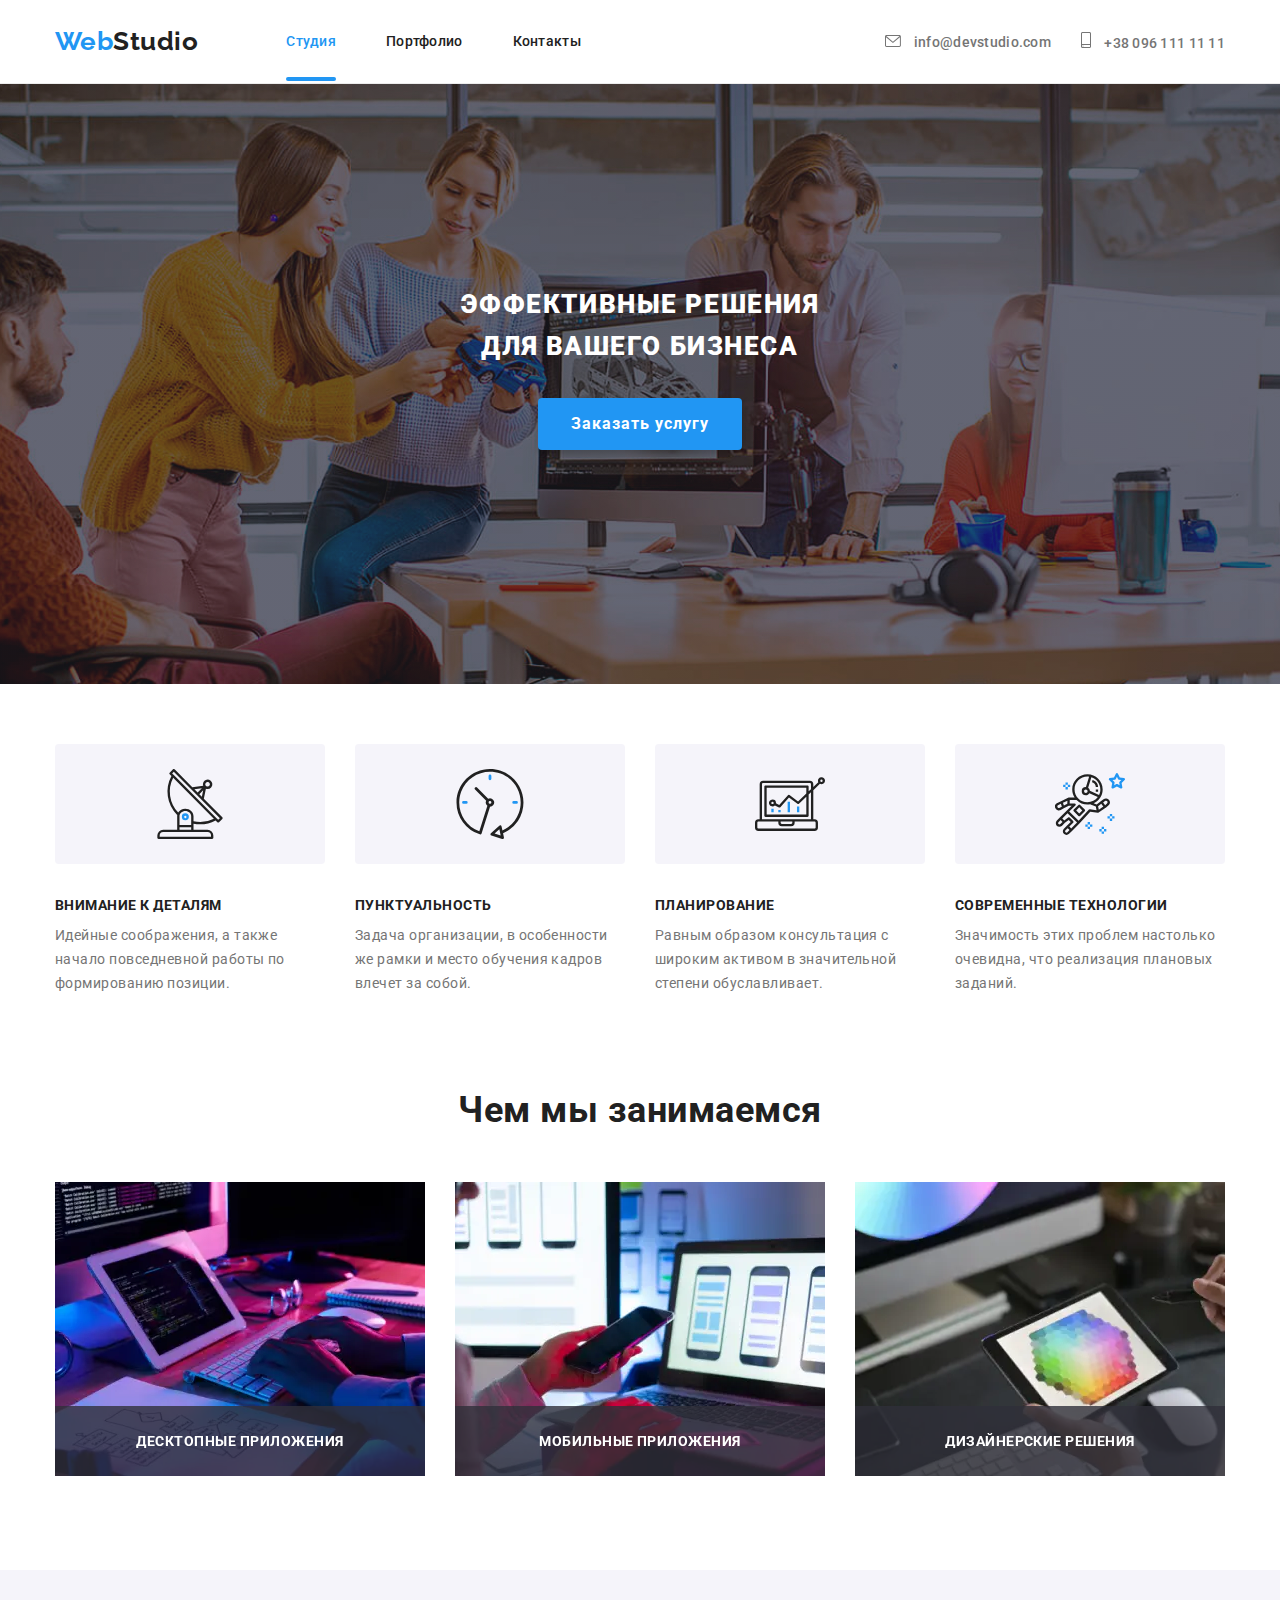
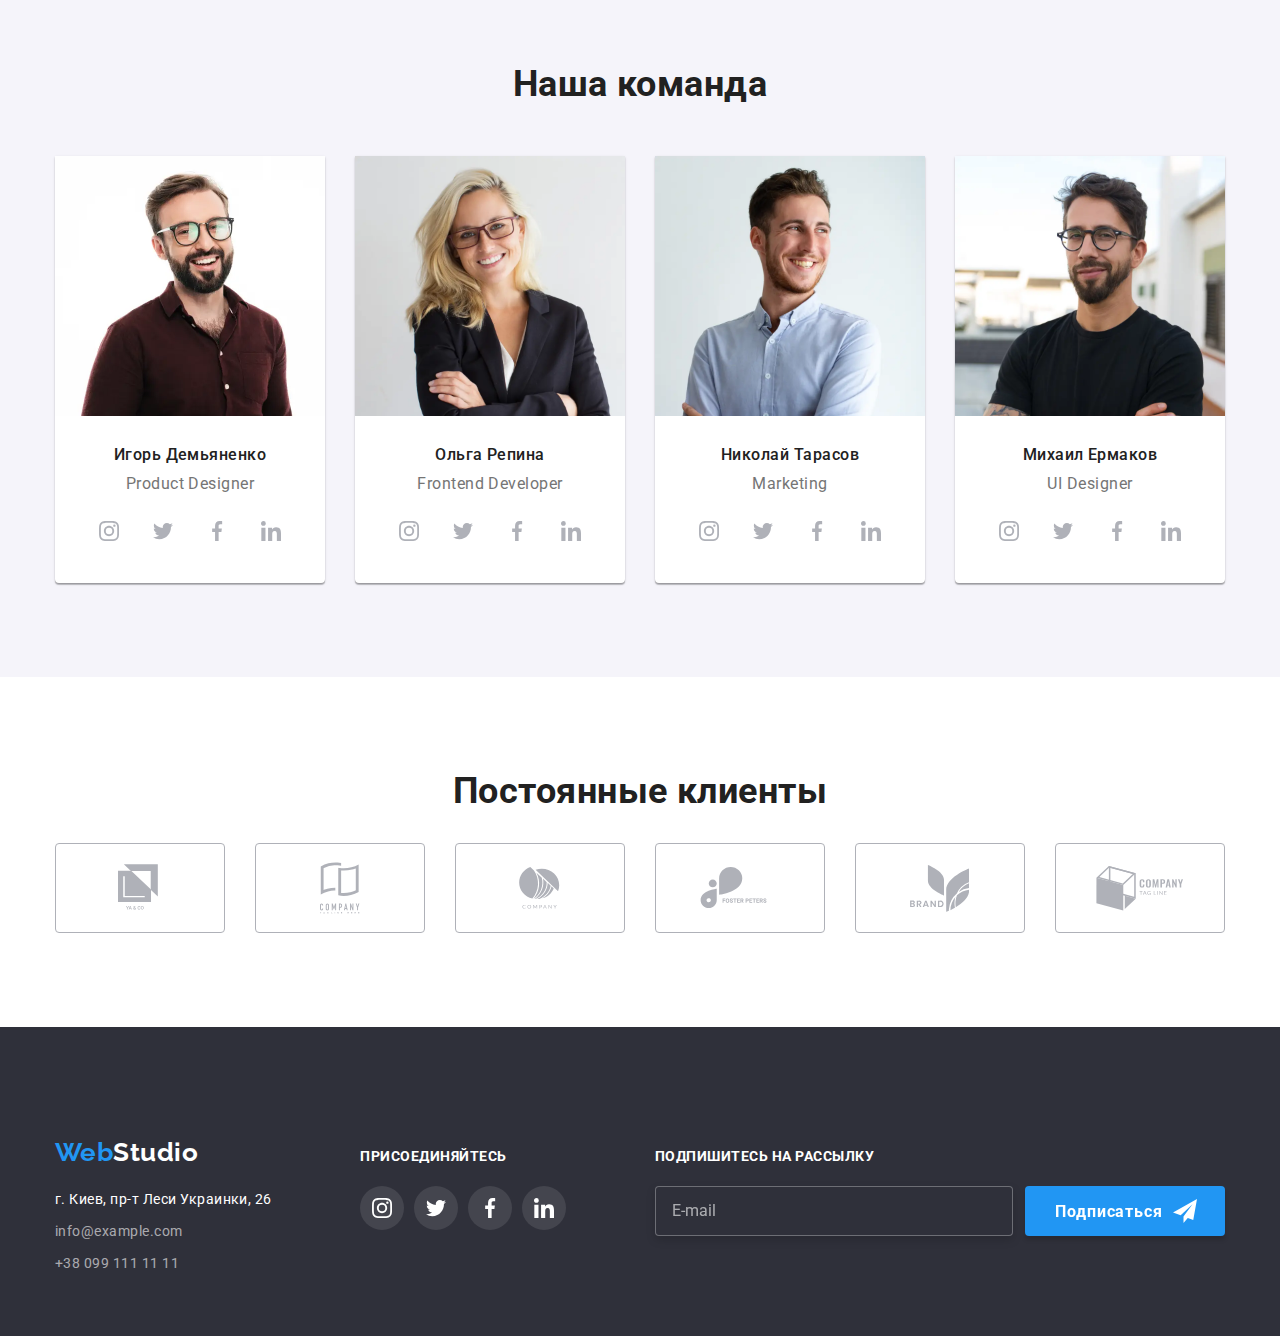
<file: index.html>
<!DOCTYPE html>
<html lang="ru">
<head>
    <meta charset="UTF-8">
    <meta name="viewport" content="width=device-width, initial-scale=1.0">
    <title> Главная | Web Studio</title>
    <link rel="preconnect" href="https://fonts.gstatic.com">
    <link href="https://fonts.googleapis.com/css2?family=Raleway:wght@700&family=Roboto:wght@400;500;700;900&display=swap" rel="stylesheet">
    <link rel="stylesheet" href="https://cdnjs.cloudflare.com/ajax/libs/modern-normalize/1.0.0/modern-normalize.min.css">
    <link rel="stylesheet" href="./css/main.min.css">    
</head>


<body>

    <header class="header">
      <div class="container">
        <nav class="navigation">
           <a class="logo link"
             href="./index.html">  
             <span class="logo-element">Web</span>Studio
          </a>
   
          <ul class="navigation-list list">
             <li class="navigation-list-item">
               <a class="navigation-list-link link curent" href="./index.html" >
                  Студия
               </a> 
             </li>
      
             <li class="navigation-list-item">
               <a class="navigation-list-link link" href="./portfolio.html" >
                 Портфолио
               </a>
            </li>
   
            <li class="navigation-list-item">
               <a class="navigation-list-link link" href="" >
                  Контакты
               </a>
             </li>
          </ul>
        </nav>

        <ul class="contacts-list list">
           <li class="contacts-list-item">
               <a class="link" 
               href="mailto:info@devstudio.com"> 
               <svg class="contacts-icon" width="16" height="12">
                 <use href="./img/sprite.svg#icon-envelope"></use>
               </svg>
               info@devstudio.com   
             </a>

           </li>   
           <li class="contacts-list-item">
               <a class="link" 
                 href="tel:+380961111111">
                 <svg class="contacts-icon" width="10" height="16">
                   <use href="./img/sprite.svg#icon-smartphone"></use>
                 </svg>
                 +38 096 111 11 11
              </a>
           </li>
        </ul>

        <button class="burger-btn" type="button" data-menu-button>
          <svg class="burger-icon" width="40" height="40">
            <use href="./img/sprite.svg#icon-menu_40"> </use>
          </svg>
        </button>

        <div class="mobile-menu" data-menu>
          <button class="mobile-close-btn" type="button" data-menu-close>
            <svg class="mobile-close-btn-icon" width="40" height="40">
              <use href="./img/sprite.svg#icon-close_40"> </use>
            </svg>
          </button>
  
          <ul class="mobile-menu-nav list">
            <li class="mobile-menu-nav-item">
              <a href="./index.html" class="mobile-menu-nav-link link curent">
                Студия
              </a>
            </li>
            <li class="mobile-menu-nav-item">
              <a href="./portfolio.html" class="mobile-menu-nav-link link">
                Портфолио
              </a>
            </li>
            <li class="mobile-menu-nav-item">
              <a href="" class="mobile-menu-nav-link link">
                Контакты
              </a>
            </li>
          </ul>
           
        <div class="contacts-wrapper">
          <ul class="mobile-menu-contacts list">
            <li class="mobile-menu-contacts-item">
              <a class="mobile-menu-contacts-tel link" href="tel:+380961111111">+38 096 111 11 11 </a>
            </li>
              
            <li class="mobile-menu-contacts-item">
              <a class="mobile-menu-contacts-mail link" href="mailto:info@devstudio.com">info@devstudio.com </a>
            </li>
          </ul>
  
          <ul class="mobile-menu-social-list list"> 
            <li class="mobile-menu-social-list-item">
              <a class="link" href="">Instagram</a>
            </li>
            <li class="mobile-menu-social-list-item">
              <a class="link" href="">Twitter</a>
            </li>
            <li class="mobile-menu-social-list-item">
              <a class="link" href="">Facebook</a>
            </li>
            <li class="mobile-menu-social-list-item">
              <a class="link" href="">LinkedIn</a>
            </li>
          </ul>
        </div>  
        </div>
      </div> 
    </header>
  
   <main>
                <!--HERO-->
  
       <section class="hero background">
         <div class="container">
           <h1 class="hero-title" >Эффективные решения <br> для вашего бизнеса</h1>
           <button class="button first" type="button" data-modal-open>Заказать услугу</button>
        </div>

         <!-- MODAL  -->
    <div class="backdrop is-hidden" data-modal> 
      <div class="modal"> 
        <button class="modal-close" data-modal-close>
        <svg width="18px" height="18px">
          <use href="./img/sprite.svg#icon-close-black-18dp"></use>
        </svg>
        </button>

        <!-- MODAL FORM -->
        
        <b class="modal-title">Оставьте свои данные, мы вам перезвоним</b>
        
        <form class="modal-form" action="#">

        <label class="modal-form-label">Имя
          <span class="form-thumb">
            <input name="name" type="text" class="modal-form-input" placeholder="" required>
            <svg class="name-icon" width="18" height="18  ">
                <use href="./img/sprite.svg#icon-person-black-18dp-1"></use>
            </svg>        
          </span>
        </label>

        <label class="modal-form-label"> 
           Телефон
          <span class="form-thumb">
            <input name="phone" type="tel" class="modal-form-input">
            <svg class="name-icon" width="18" height="18  ">
              <use href="./img/sprite.svg#icon-phone-black-18dp-1"></use>
            </svg>        
         </span>
        </label>

        <label class="modal-form-label"> 
           Почта
         <span class="form-thumb">  
          <input name="email" type="email" class="modal-form-input">
          <svg class="name-icon" width="18" height="18  ">
            <use href="./img/sprite.svg#icon-email-black-18dp-1"></use>
          </svg> 
        </span>
       </label>

        <label class="modal-form-label">
          Комментарий
          <textarea class="message modal-form-input" placeholder="Введите текст" name="message"  ></textarea>
        </label>

          <input id="policy" class="checkbox-input visualy-hidden"
           name="agreement" type="checkbox">
          <label for="policy" class="modal-form-checkbox"> 

          
          <span class="modal-form-checkbox-text"> Соглашаюсь с рассылкой и принимаю </span>  
          <a href="">Условия договора </a>      
        
         </label> 

        <button class="button first" type="submit">Отправить</button>
        </form>
      </div>
    </div>
  </section>


<section class="softskills">
<div class="container">
  <h2 class="visualy-hidden"> мы гарантируем </h2> 
  <ul class="softskills-list list">
      <li class="softskills-item antenna">
        <h3 class="softskills-title">Внимание к деталям</h3>
        <p class="softskills-text">Идейные соображения, а также начало повседневной работы по формированию позиции.</p>
      </li>
  

      <li class="softskills-item clock">
        <h3 class="softskills-title">Пунктуальность</h3>
        <p class="softskills-text">Задача организации, в особенности же рамки и место обучения кадров влечет за собой.</p>
     </li>

  
     <li class="softskills-item diagram">
        <h3 class="softskills-title">Планирование</h3>
        <p class="softskills-text">Равным образом консультация с широким активом в значительной степени обуславливает.</p>
    </li>

    <li class="softskills-item astronaut">
       <h3 class="softskills-title">Современные технологии</h3>
       <p class="softskills-text">Значимость этих проблем настолько очевидна, что реализация плановых заданий.</p>
   </li>
 </ul>
</div>
</section>
 
           <!-- ABOUT -->
<section class="activity-container">
  <div class="container">
      <h2 class="title">Чем мы занимаемся</h2>

      <ul class="activity-container-list list">
          <li class="activity-container-item">
            <picture>
              <source srcset="./img/about/about1.webp 1x, ./img/about/about1@2x.webp 2x" media="(min-width: 1200px)" type="image/webp">  
              <source srcset="./img/about/about1.jpg 1x, ./img/about/about1@2x.jpg 2x" media="(min-width: 1200px)"> 
              <img src="./img/about/about1.jpg" alt="Десктопные приложения">
            </picture>             
             <p class="activity-container-text">Десктопные приложения</p>
          </li>

         <li class="activity-container-item">
          <picture>
            <source srcset="./img/about/about2.webp 1x, ./img/about/about2@2x.webp 2x" media="(min-width: 1200px)" type="image/webp">  
            <source srcset="./img/about/about2.jpg 1x, ./img/about/about2@2x.jpg 2x" media="(min-width: 1200px)"> 
            <img src="./img/about/about2.jpg" alt="Мобильные приложения">
          </picture>
             <p class="activity-container-text">Мобильные приложения</p>
         </li>

         <li class="activity-container-item">
          <picture>
            <source srcset="./img/about/about3.webp 1x, ./img/about/about3@2x.webp 2x" media="(min-width: 1200px)" type="image/webp">  
            <source srcset="./img/about/about3.jpg 1x, ./img/about/about3@2x.jpg 2x" media="(min-width: 1200px)"> 
            <img src="./img/about/about3.jpg" alt="Дизайнерские решения">
          </picture> 
             <p class="activity-container-text">Дизайнерские решения</p>
         </li>
      </ul>
  </div>
 </section>

                <!--TEAM LIST-->
 <section class="team">
  <div class="container">
      <h2 class="title"> Наша команда </h2>
      <ul class="team-img-list list">
         <li class="team-item"> 

          <picture>
              <source srcset="./img/igor-desktop.webp 1x, ./img/igor-desktop@2x.webp 2x" media="(min-width: 1200px)" type="image/webp">  
              <source srcset="./img/igor-desktop.jpg 1x, ./img/igor-desktop@2x.jpg 2x" media="(min-width: 1200px)">  
              <source srcset="./img/igor-tablet.webp 1x, ./img/igor-tablet@2x.webp 2x" media="(min-width: 768px)" type="image/webp"> 
              <source srcset="./img/igor-tablet.jpg 1x, ./img/igor-tablet@2x.jpg 2x" media="(min-width: 768px)">
              <source srcset="./img/igor.webp 1x, ./img/igor@2x.webp 2x" media="(min-width: 480px)" type="image/webp"> 
              <source srcset="./img/igor.jpg 1x, ./img/igor@2x.jpg 2x" media="(min-width: 480px)">           
          <img class="team-img" src="./img/igor.jpg" alt="Product Designer">
         </picture>

           <div class="team-text">
             <h3 class="team-members">Игорь Демьяненко</h3>
             <p class="specialty">Product Designer</p>

             <ul class="social-links list">
               <li class="social-links-item">
                 <a href="" class="item-link">
                   <svg class="social-links-icon" width="20px" height="20px">
                     <use href="./img/sprite.svg#icon-instagram"> </use>
                   </svg>
                 </a>
               </li>

               <li class="social-links-item">
                 <a href="" class="item-link"> 
                   <svg class="social-links-icon" width="20px" height="20px">
                     <use href="./img/sprite.svg#icon-twitter"> </use>
                   </svg>
                 </a>
               </li>
               <li class="social-links-item">
                 <a href="" class="item-link">
                   <svg class="social-links-icon" width="20px" height="20px">
                     <use href="./img/sprite.svg#icon-fb"> </use>
                   </svg>
                 </a>
               </li>

               <li class="social-links-item">
                 <a href="" class="item-link">
                   <svg class="social-links-icon" width="20px" height="20px">
                     <use href="./img/sprite.svg#icon-in"> </use>
                   </svg>
                 </a>
               </li> 
             </ul>
           </div>
        </li>

        <li class="team-item"> 
          
          <picture>
            <source srcset="./img/olga-desktop.webp 1x, ./img/olga-desktop@2x.webp 2x" media="(min-width: 1200px)" type="image/webp">  
            <source srcset="./img/olga-desktop.jpg 1x, ./img/olga-desktop@2x.jpg 2x" media="(min-width: 1200px)">  
            <source srcset="./img/olga-tablet.webp 1x, ./img/olga-tablet@2x.webp 2x" media="(min-width: 768px)" type="image/webp"> 
            <source srcset="./img/olga-tablet.jpg 1x, ./img/olga-tablet@2x.jpg 2x" media="(min-width: 768px)">
            <source srcset="./img/olga.webp 1x, ./img/olga@2x.webp 2x" media="(min-width: 480px)" type="image/webp"> 
            <source srcset="./img/olga.jpg 1x, ./img/olga@2x.jpg 2x" media="(min-width: 480px)">           
        <img class="team-img" src="./img/olga.jpg" alt="Product Designer">
       </picture>

           <div class="team-text">
             <h3 class="team-members">Ольга Репина </h3>
             <p class="specialty">Frontend Developer</p>
             
             <ul class="social-links list">
               <li class="social-links-item">
                 <a href="" class="item-link">
                 <svg class="social-links-icon" width="20px" height="20px">
                   <use href="./img/sprite.svg#icon-instagram"> </use>
                 </svg>
                </a>
               </li>

               <li class="social-links-item">
                 <a href="" class="item-link"> 
                   <svg class="social-links-icon" width="20px" height="20px">
                   <use href="./img/sprite.svg#icon-twitter"> </use>
                   </svg>
                 </a>
               </li>

               <li class="social-links-item">
                 <a href="" class="item-link">
                 <svg class="social-links-icon" width="20px" height="20px">
                   <use href="./img/sprite.svg#icon-fb"> </use>
                 </svg>
                </a>
               </li>

               <li class="social-links-item">
                 <a href="" class="item-link">
                 <svg class="social-links-icon" width="20px" height="20px">
                   <use href="./img/sprite.svg#icon-in"> </use>
                 </svg>
                </a>
               </li> 
            </ul>
           </div>

        </li>

        <li class="team-item"> 

          <picture>
            <source srcset="./img/nikolay-desktop.webp 1x, ./img/nikolay-desktop@2x.webp 2x" media="(min-width: 1200px)" type="image/webp">  
            <source srcset="./img/nikolay-desktop.jpg 1x, ./img/nikolay-desktop@2x.jpg 2x" media="(min-width: 1200px)">  
            <source srcset="./img/nikolay-tablet.webp 1x, ./img/nikolay-tablet@2x.webp 2x" media="(min-width: 768px)" type="image/webp"> 
            <source srcset="./img/nikolay-tablet.jpg 1x, ./img/nikolay-tablet@2x.jpg 2x" media="(min-width: 768px)">
            <source srcset="./img/nikolay.webp 1x, ./img/nikolay@2x.webp 2x" media="(min-width: 480px)" type="image/webp"> 
            <source srcset="./img/nikolay.jpg 1x, ./img/nikolay@2x.jpg 2x" media="(min-width: 480px)">  
          <img class="team-img" src="./img/nikolay.jpg" alt="Product Designer">
         </picture>

           <div class="team-text">
             <h3 class="team-members">Николай Тарасов</h3>
             <p class="specialty">Marketing</p>

             <ul class="social-links list">
               <li class="social-links-item">
                 <a href="" class="item-link">
                 <svg class="social-links-icon" width="20px" height="20px">
                   <use href="./img/sprite.svg#icon-instagram"> </use>
                 </svg>
                </a>
               </li>

               <li class="social-links-item">
                 <a href="" class="item-link"> 
                   <svg class="social-links-icon" width="20px" height="20px">
                   <use href="./img/sprite.svg#icon-twitter"> </use>
                   </svg>
                 </a>
               </li>
               <li class="social-links-item">
                 <a href="" class="item-link">
                 <svg class="social-links-icon" width="20px" height="20px">
                   <use href="./img/sprite.svg#icon-fb"> </use>
                 </svg>
                </a>
               </li>
               <li class="social-links-item">
                 <a href="" class="item-link">
                 <svg class="social-links-icon" width="20px" height="20px">
                   <use href="./img/sprite.svg#icon-in"> </use>
                 </svg>
                </a>
               </li> 
            </ul>
           </div>
        </li>
        <li class="team-item"> 

          <picture>
              <source srcset="./img/mihail-desktop.webp 1x, ./img/mihail-desktop@2x.webp 2x" media="(min-width: 1200px)" type="image/webp">  
              <source srcset="./img/mihail-desktop.jpg 1x, ./img/mihail-desktop@2x.jpg 2x" media="(min-width: 1200px)">  
              <source srcset="./img/mihail-tablet.webp 1x, ./img/mihail-tablet@2x.webp 2x" media="(min-width: 768px)" type="image/webp"> 
              <source srcset="./img/mihail-tablet.jpg 1x, ./img/mihail-tablet@2x.jpg 2x" media="(min-width: 768px)">
              <source srcset="./img/mihail.webp 1x, ./img/mihail@2x.webp 2x" media="(min-width: 480px)" type="image/webp"> 
              <source srcset="./img/mihail.jpg 1x, ./img/mihail@2x.jpg 2x" media="(min-width: 480px)">           
          <img class="team-img" src="./img/mihail.jpg" alt="Product Designer">
         </picture>

           <div class="team-text">
             <h3 class="team-members">Михаил Ермаков</h3>
             <p class="specialty">UI Designer</p>
             <ul class="social-links list">
               <li class="social-links-item">
                 <a href="" class="item-link">
                 <svg class="social-links-icon" width="20px" height="20px">
                   <use href="./img/sprite.svg#icon-instagram"> </use>
                 </svg>
                </a>
               </li>

               <li class="social-links-item">
                 <a href="" class="item-link"> 
                   <svg class="social-links-icon" width="20px" height="20px">
                   <use href="./img/sprite.svg#icon-twitter"> </use>
                   </svg>
                 </a>
               </li>
               <li class="social-links-item">
                 <a href="" class="item-link">
                 <svg class="social-links-icon" width="20px" height="20px">
                   <use href="./img/sprite.svg#icon-fb"> </use>
                 </svg>
                </a>
               </li>
               <li class="social-links-item">
                 <a href="" class="item-link">
                 <svg class="social-links-icon" width="20px" height="20px">
                   <use href="./img/sprite.svg#icon-in"> </use>
                 </svg>
                </a>
               </li> 
            </ul>
           </div>
        </li>  
      </ul>
  </div>
</section>

<section class="clients"> 
  <div class="container">
     <h2 class="title">Постоянные клиенты</h2>
     <ul class="clients-list list">
       <li class="clients-item">
        <a href="" class="clients-item-link">
          <svg class="clients-item-icon" width="44" height="49" >
            <use href="./img/sprite.svg#icon-logo1"></use>
          </svg>
        </a>
       </li>
       <li class="clients-item">
         <a href="" class="clients-item-link">
           <svg class="clients-item-icon" width="40" height="52">
             <use href="./img/sprite.svg#icon-logo2"></use>
           </svg>
         </a>                    
       </li>
       <li class="clients-item">
         <a href="" class="clients-item-link">
           <svg class="clients-item-icon" width="41" height="42">
             <use href="./img/sprite.svg#icon-logo3"></use>
           </svg>
         </a>
       </li>
       <li class="clients-item">
         <a href="" class="clients-item-link">
           <svg class="clients-item-icon" width="80" height="42">
             <use href="./img/sprite.svg#icon-logo4"></use>
           </svg>
         </a>
       </li>
       <li class="clients-item">
         <a href="" class="clients-item-link">
           <svg class="clients-item-icon" width="59" height="47">
             <use href="./img/sprite.svg#icon-logo5"></use>
           </svg>
         </a>
       </li>
       <li class="clients-item">
         <a href="" class="clients-item-link">
           <svg class="clients-item-icon" width="88" height="45">
             <use href="./img/sprite.svg#icon-logo6"></use>
           </svg>
         </a>
       </li>
     </ul>
  </div>
</section>

               <!-- FOOTER -->
<footer class="footer">

  <div class="container">
    


  <div class="adress-block">
    <a class="logo link"
      href="./index.html">  
     <span class="logo-element">Web</span>Studio
    </a>
    
    <address>
      <p>г. Киев, пр-т Леси Украинки, 26</p>
    
      <ul class="footer-contacts-list list">

        <li class="footer-contacts-list-item">
          <a class="link" href="mailto:info@example.com"> info@example.com </a> 
        </li>
        
        <li class="footer-contacts-list-item">
          <a class="link" href="tel:+380991111111">+38 099 111 11 11</a>
        </li>

      </ul>
    </address>
  </div>
  
  <div class="join-block">

    <b class="join-block-title">присоединяйтесь</b>

    <ul class="social-links list">

      <li class="social-links-item">
       <a href="" class="item-link">
         <svg class="social-links-icon" width="20px" height="20px">
           <use href="./img/sprite.svg#icon-instagram"> </use>
         </svg>
       </a>
      </li>
      
      <li class="social-links-item">
       <a href="" class="item-link"> 
         <svg class="social-links-icon" width="20px" height="20px">
           <use href="./img/sprite.svg#icon-twitter"> </use>
         </svg>
       </a>
      </li>

      <li class="social-links-item">
       <a href="" class="item-link">
         <svg class="social-links-icon" width="20px" height="20px">
           <use href="./img/sprite.svg#icon-fb"> </use>
         </svg>
       </a>
      </li>

      <li class="social-links-item">
        <a href="" class="item-link">
          <svg class="social-links-icon" width="20px" height="20px">
            <use href="./img/sprite.svg#icon-in"> </use>
          </svg>
        </a>
      </li> 

    </ul>

  </div>


    <div class="join-block">

      <b class="join-block-title">Подпишитесь на рассылку</b>

      <form class="join-block-form">
     
        <input class="join-block-form-input" type="email" name="email" placeholder="E-mail">
        
        <div class="join-block-button-thumb">
         <button class="button first" type="submit">Подписаться</button>
         <svg class="button-icon" width="24" height="24">
           <use href="./img/sprite.svg#icon-tg"> </use>
         </svg>
        </div>

      </form>

    </div>

  </div>

</footer>

     
   </main>
   


<script src="./js/modal.js"></script>
<script src="./js/modal-menu.js"></script>

</body>
</html>
</file>
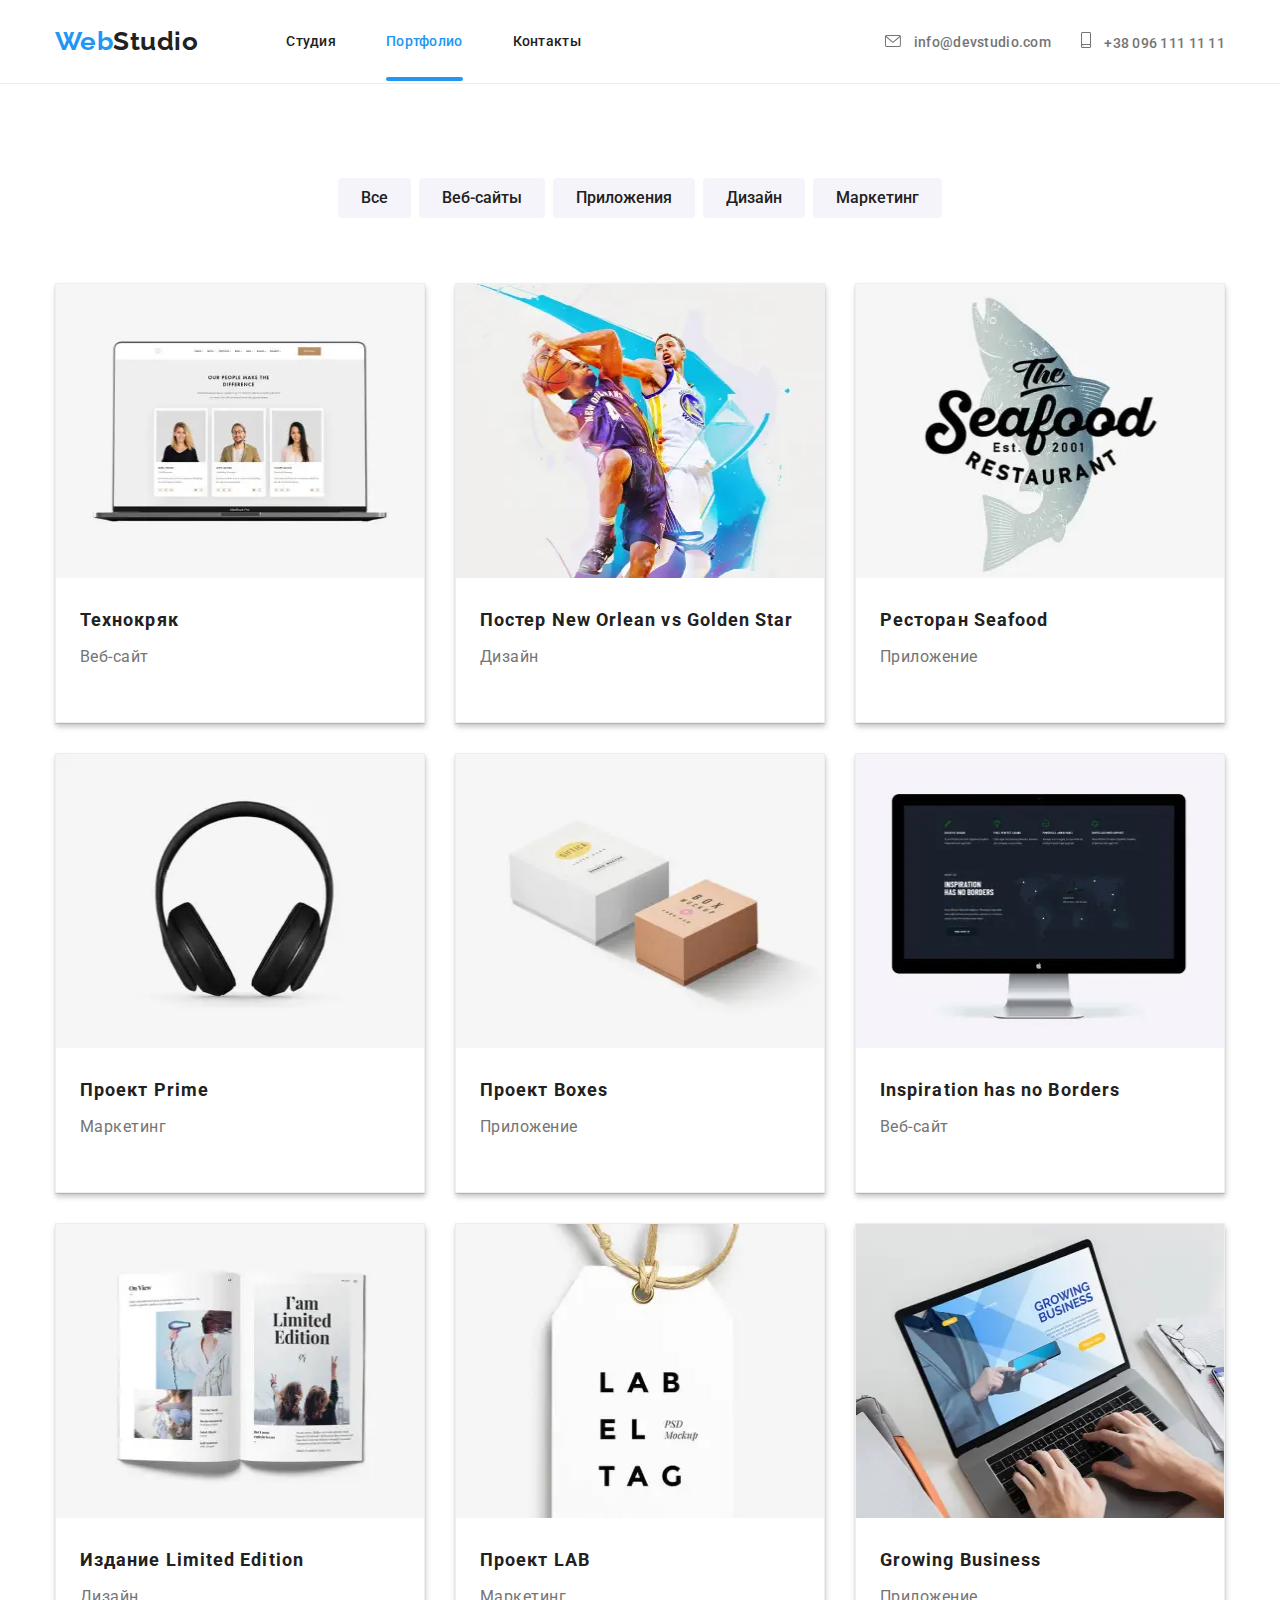
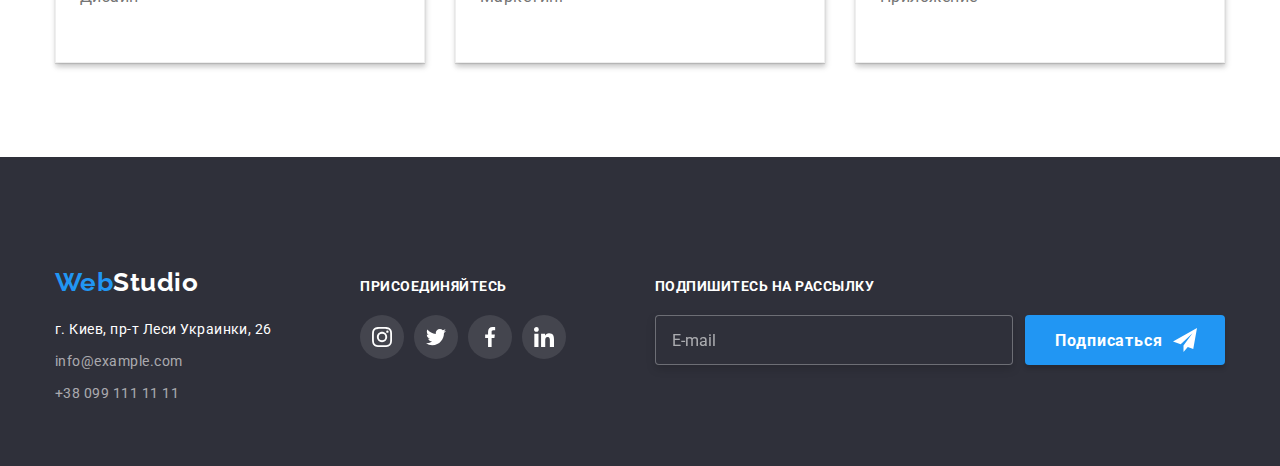
<file: portfolio.html>
<!DOCTYPE html>
<html lang="ru">
  <head>
    <meta charset="UTF-8" />
    <meta name="viewport" content="width=device-width, initial-scale=1.0" />
    <title>Портфолио | Web Studio</title>
    <link rel="preconnect" href="https://fonts.gstatic.com">
    <link href="https://fonts.googleapis.com/css2?family=Raleway:wght@700&family=Roboto:wght@400;500;700;900&display=swap" rel="stylesheet">
    <link rel="stylesheet" href="https://cdnjs.cloudflare.com/ajax/libs/modern-normalize/1.0.0/modern-normalize.min.css">
    <link rel="stylesheet" href="./css/main.min.css"> 
  </head>

  <body>
    <header class="header">
      <div class="container">
        <nav class="navigation">
           <a class="logo link"
             href="./index.html">  
             <span class="logo-element">Web</span>Studio
          </a>
   
          <ul class="navigation-list list">
             <li class="navigation-list-item">
               <a class="navigation-list-link link" href="./index.html" >
                  Студия
               </a> 
             </li>
      
             <li class="navigation-list-item">
               <a class="navigation-list-link link curent" href="./portfolio.html" >
                 Портфолио
               </a>
            </li>
   
            <li class="navigation-list-item">
               <a class="navigation-list-link link" href="" >
                  Контакты
               </a>
             </li>
          </ul>
        </nav>

        <ul class="contacts-list list">
           <li class="contacts-list-item">
               <a class="link" 
               href="mailto:info@devstudio.com"> 
               <svg class="contacts-icon" width="16" height="12">
                 <use href="./img/sprite.svg#icon-envelope"></use>
               </svg>
               info@devstudio.com   
             </a>

           </li>   
           <li class="contacts-list-item">
               <a class="link" 
                 href="tel:+380961111111">
                 <svg class="contacts-icon" width="10" height="16">
                   <use href="./img/sprite.svg#icon-smartphone"></use>
                 </svg>
                 +38 096 111 11 11
              </a>
           </li>
        </ul>

        <button class="burger-btn" type="button" data-menu-button>
          <svg class="burger-icon" width="40" height="40">
            <use href="./img/sprite.svg#icon-menu_40"> </use>
          </svg>
        </button>

        <div class="mobile-menu" data-menu>
          <button class="mobile-close-btn" type="button" data-menu-close>
            <svg class="mobile-close-btn-icon" width="40" height="40">
              <use href="./img/sprite.svg#icon-close_40"> </use>
            </svg>
          </button>
  
          <ul class="mobile-menu-nav list">
            <li class="mobile-menu-nav-item">
              <a href="./index.html" class="mobile-menu-nav-link link">
                Студия
              </a>
            </li>
            <li class="mobile-menu-nav-item">
              <a href="./portfolio.html" class="mobile-menu-nav-link link curent">
                Портфолио
              </a>
            </li>
            <li class="mobile-menu-nav-item">
              <a href="" class="mobile-menu-nav-link link">
                Контакты
              </a>
            </li>
          </ul>
           
        <div class="contacts-wrapper">
          <ul class="mobile-menu-contacts list">
            <li class="mobile-menu-contacts-item">
              <a class="mobile-menu-contacts-tel link" href="tel:+380961111111">+38 096 111 11 11 </a>
            </li>
              
            <li class="mobile-menu-contacts-item">
              <a class="mobile-menu-contacts-mail link" href="mailto:info@devstudio.com">info@devstudio.com </a>
            </li>
          </ul>
  
          <ul class="mobile-menu-social-list list"> 
            <li class="mobile-menu-social-list-item">
              <a class="link" href="">Instagram</a>
            </li>
            <li class="mobile-menu-social-list-item">
              <a class="link" href="">Twitter</a>
            </li>
            <li class="mobile-menu-social-list-item">
              <a class="link" href="">Facebook</a>
            </li>
            <li class="mobile-menu-social-list-item">
              <a class="link" href="">LinkedIn</a>
            </li>
          </ul>
        </div>  
        </div>
      </div> 
    </header>

    <main>

      <section class="offers">
        <div class="container">

<!--  BUTTONS LIST -->
          <ul class="offers-btn-list list">
            <li class="offers-btn-item">
              <button class="button second" type="button">Все</button>
            </li>

            <li class="offers-btn-item">
              <button class="button second" type="button">Веб-сайты</button>
            </li>

            <li class="offers-btn-item">
              <button class="button second" type="button">Приложения</button>
            </li>

            <li class="offers-btn-item">
              <button class="button second" type="button">Дизайн</button>
            </li>

            <li class="offers-btn-item">
              <button class="button second" type="button">Маркетинг</button>
            </li>  

          </ul>

          <!-- OFFERS LIST -->
          <ul class="offers-list list">
            <li class="offers-list-item">
              <a class="offers-list-link link" href="#">

             <div class="offers-thumb">
                <picture class="">                                
                  <source srcset="./img/offers/img1-desktop.webp 1x, ./img/offers/img1-desktop@2x.webp 2x" media="(min-width: 1200px)" type="image/webp">            
                  <source srcset="./img/offers/img1-desktop.jpg 1x, ./img/offers/img1-desktop@2x.jpg 2x" media="(min-width: 1200px)"> 
                  <source srcset="./img/offers/img1-tablet.webp 1x, ./img/offers/img1-tablet@2x.webp 2x" media="(min-width: 768px)" type="image/webp">
                  <source srcset="./img/offers/img1-tablet.jpg 1x, ./img/offers/img1-tablet@2x.jpg 2x" media="(min-width: 768px)">
                  <source srcset="./img/offers/img1.webp 1x, ./img/offers/img1@2x.webp 2x" media="(min-width: 480px)" type="image/webp">
                  <source srcset="./img/offers/img1.jpg 1x, ./img/offers/img1@2x.jpg 2x" media="(min-width: 480px)">  
                    <img src="./img/offers/img1.jpg" alt="Технокряк">
                </picture>
                <p class="offers-overlay">Технокряк это современная площадка распространения коронавируса. Компании используют эту платформу для цифрового шпионажа и атак на защищённые сервера конкурентов.</p>
              </div>

                 <div class="offers-list-text">
                   <h2>Технокряк</h2>
                   <p>Веб-сайт</p>
                 </div>
              </a>
            </li>

            <li class="offers-list-item">
              <a class="offers-list-link link" href="#">

              <div class="offers-thumb">
                <picture class="">
                  <source type="image/webp" srcset="./img/offers/img2-desktop.webp 1x, ./img/offers/img2-desktop@2x.webp 2x" media="(min-width: 1200px)">            
                  <source srcset="./img/offers/img2-desktop.jpg 1x, ./img/offers/img2-desktop@2x.jpg 2x" media="(min-width: 1200px)"> 
                  <source type="image/webp" srcset="./img/offers/img2-tablet.webp 1x, ./img/offers/img2-tablet@2x.webp 2x" media="(min-width: 768px)">
                  <source srcset="./img/offers/img2-tablet.jpg 1x, ./img/offers/img2-tablet@2x.jpg 2x" media="(min-width: 768px)">
                  <source type="image/webp" srcset="./img/offers/img2.webp 1x, ./img/offers/img2@2x.webp 2x" media="(min-width: 480px)">
                  <source srcset="./img/offers/img2.jpg 1x, ./img/offers/img2@2x.jpg 2x" media="(min-width: 480px)">  
                    <img src="./img/offers/img2.jpg" alt="Постер New Orlean vs Golden Star">      
                </picture>
                <p class="offers-overlay">Технокряк это современная площадка распространения коронавируса. Компании используют эту платформу для цифрового шпионажа и атак на защищённые сервера конкурентов.</p>
              </div>

                <div class="offers-list-text">
                  <h2>Постер New Orlean vs Golden Star</h2>
                  <p>Дизайн</p>
                </div>
              </a>
            </li>

            <li class="offers-list-item">
              <a class="offers-list-link link" href="#">

                <div class="offers-thumb">
                  <picture class="">
                    <source type="image/webp" srcset="./img/offers/img3-desktop.webp 1x, ./img/offers/img3-desktop@2x.webp 2x" media="(min-width: 1200px)">            
                    <source srcset="./img/offers/img3-desktop.jpg 1x, ./img/offers/img3-desktop@2x.jpg 2x" media="(min-width: 1200px)"> 
                    <source type="image/webp" srcset="./img/offers/img3-tablet.webp 1x, ./img/offers/img3-tablet@2x.webp 2x" media="(min-width: 768px)">
                    <source srcset="./img/offers/img3-tablet.jpg 1x, ./img/offers/img3-tablet@2x.jpg 2x" media="(min-width: 768px)">
                    <source type="image/webp" srcset="./img/offers/img3.webp 1x, ./img/offers/img3@2x.webp 2x" media="(min-width: 480px)">
                    <source srcset="./img/offers/img3.jpg 1x, ./img/offers/img3@2x.jpg 2x" media="(min-width: 480px)">  
                      <img src="./img/offers/img3.jpg" alt="Ресторан Seafood">                   
                  </picture>
                  <p class="offers-overlay">Технокряк это современная площадка распространения коронавируса. Компании используют эту платформу для цифрового шпионажа и атак на защищённые сервера конкурентов.</p>
                </div>

                <div class="offers-list-text">
                  <h2>Ресторан Seafood</h2>
                  <p>Приложение</p>
                </div>
              </a>
            </li>

            <li class="offers-list-item">
              <a class="offers-list-link link" href="#">

                <div class="offers-thumb">
                  <picture class="">
                    <source type="image/webp" srcset="./img/offers/img4-desktop.webp 1x, ./img/offers/img4-desktop@2x.webp 2x" media="(min-width: 1200px)">            
                    <source srcset="./img/offers/img4-desktop.jpg 1x, ./img/offers/img4-desktop@2x.jpg 2x" media="(min-width: 1200px)"> 
                    <source type="image/webp" srcset="./img/offers/img4-tablet.webp 1x, ./img/offers/img4-tablet@2x.webp 2x" media="(min-width: 768px)">
                    <source srcset="./img/offers/img4-tablet.jpg 1x, ./img/offers/img4-tablet@2x.jpg 2x" media="(min-width: 768px)">
                    <source type="image/webp" srcset="./img/offers/img4.webp 1x, ./img/offers/img4@2x.webp 2x" media="(min-width: 480px)">
                    <source srcset="./img/offers/img4.jpg 1x, ./img/offers/img4@2x.jpg 2x" media="(min-width: 480px)">  
                      <img src="./img/offers/img4.jpg" alt="Проект Prime"> 
                  </picture>
                  <p class="offers-overlay">Технокряк это современная площадка распространения коронавируса. Компании используют эту платформу для цифрового шпионажа и атак на защищённые сервера конкурентов.</p>
                </div>
  
                <div class="offers-list-text">
                  <h2>Проект Prime</h2>
                  <p>Маркетинг</p>
                </div>
              </a>
           </li>

            <li class="offers-list-item">
              <a class="offers-list-link link" href="#">

                <div class="offers-thumb">
                  <picture class="">
                    <source type="image/webp" srcset="./img/offers/img5-desktop.webp 1x, ./img/offers/img5-desktop@2x.webp 2x" media="(min-width: 1200px)">            
                    <source srcset="./img/offers/img5-desktop.jpg 1x, ./img/offers/img5-desktop@2x.jpg 2x" media="(min-width: 1200px)"> 
                    <source type="image/webp" srcset="./img/offers/img5-tablet.webp 1x, ./img/offers/img5-tablet@2x.webp 2x" media="(min-width: 768px)">
                    <source srcset="./img/offers/img5-tablet.jpg 1x, ./img/offers/img5-tablet@2x.jpg 2x" media="(min-width: 768px)">
                    <source type="image/webp" srcset="./img/offers/img5.webp 1x, ./img/offers/img5@2x.webp 2x" media="(min-width: 480px)">
                    <source srcset="./img/offers/img5.jpg 1x, ./img/offers/img5@2x.jpg 2x" media="(min-width: 480px)">  
                      <img src="./img/offers/img5.jpg" alt="Проект Boxes">
                  </picture>
                  <p class="offers-overlay">Технокряк это современная площадка распространения коронавируса. Компании используют эту платформу для цифрового шпионажа и атак на защищённые сервера конкурентов.</p>
               </div>

                <div class="offers-list-text">
                  <h2>Проект Boxes</h2>
                  <p>Приложение</p>
                </div>
              </a>
            </li>

            <li class="offers-list-item">
              <a class="offers-list-link link" href="#">

                <div class="offers-thumb">
                  <picture class="">
                    <source type="image/webp" srcset="./img/offers/img6-desktop.webp 1x, ./img/offers/img6-desktop@2x.webp 2x" media="(min-width: 1200px)">            
                    <source srcset="./img/offers/img6-desktop.jpg 1x, ./img/offers/img6-desktop@2x.jpg 2x" media="(min-width: 1200px)"> 
                    <source type="image/webp" srcset="./img/offers/img6-tablet.webp 1x, ./img/offers/img6-tablet@2x.webp 2x" media="(min-width: 768px)">
                    <source srcset="./img/offers/img6-tablet.jpg 1x, ./img/offers/img6-tablet@2x.jpg 2x" media="(min-width: 768px)">
                    <source type="image/webp" srcset="./img/offers/img6.webp 1x, ./img/offers/img6@2x.webp 2x" media="(min-width: 480px)">
                    <source srcset="./img/offers/img6.jpg 1x, ./img/offers/img6@2x.jpg 2x" media="(min-width: 480px)">  
                      <img src="./img/offers/img6.jpg" alt="Inspiration has no Borders">                     
                  </picture>
                  <p class="offers-overlay">Технокряк это современная площадка распространения коронавируса. Компании используют эту платформу для цифрового шпионажа и атак на защищённые сервера конкурентов.</p>
                </div>

                <div class="offers-list-text">
                  <h2>Inspiration has no Borders</h2>
                  <p>Веб-сайт</p>
                </div>
              </a>
            </li>

            <li class="offers-list-item">
              <a class="offers-list-link link" href="#">

                <div class="offers-thumb">
                  <picture class="">
                    <source type="image/webp" srcset="./img/offers/img7-desktop.webp 1x, ./img/offers/img7-desktop@2x.webp 2x" media="(min-width: 1200px)">            
                    <source srcset="./img/offers/img7-desktop.jpg 1x, ./img/offers/img7-desktop@2x.jpg 2x" media="(min-width: 1200px)"> 
                    <source type="image/webp" srcset="./img/offers/img7-tablet.webp 1x, ./img/offers/img7-tablet@2x.webp 2x" media="(min-width: 768px)">
                    <source srcset="./img/offers/img7-tablet.jpg 1x, ./img/offers/img7-tablet@2x.jpg 2x" media="(min-width: 768px)">
                    <source type="image/webp" srcset="./img/offers/img7.webp 1x, ./img/offers/img7@2x.webp 2x" media="(min-width: 480px)">
                    <source srcset="./img/offers/img7.jpg 1x, ./img/offers/img7@2x.jpg 2x" media="(min-width: 480px)">  
                      <img src="./img/offers/img7.jpg" alt="Издание Limited Edition">                      
                  </picture>
                  <p class="offers-overlay">Технокряк это современная площадка распространения коронавируса. Компании используют эту платформу для цифрового шпионажа и атак на защищённые сервера конкурентов.</p>
                </div>

                <div class="offers-list-text">
                  <h2>Издание Limited Edition</h2>
                  <p>Дизайн</p>
                </div>
              </a>
            </li>

            <li class="offers-list-item">
              <a class="offers-list-link link" href="#">

                <div class="offers-thumb">
                  <picture class="">
                    <source type="image/webp" srcset="./img/offers/img8-desktop.webp 1x, ./img/offers/img8-desktop@2x.webp 2x" media="(min-width: 1200px)">            
                    <source srcset="./img/offers/img8-desktop.jpg 1x, ./img/offers/img8-desktop@2x.jpg 2x" media="(min-width: 1200px)"> 
                    <source type="image/webp" srcset="./img/offers/img8-tablet.webp 1x, ./img/offers/img8-tablet@2x.webp 2x" media="(min-width: 768px)">
                    <source srcset="./img/offers/img8-tablet.jpg 1x, ./img/offers/img8-tablet@2x.jpg 2x" media="(min-width: 768px)">
                    <source type="image/webp" srcset="./img/offers/img8.webp 1x, ./img/offers/img8@2x.webp 2x" media="(min-width: 480px)">
                    <source srcset="./img/offers/img8.jpg 1x, ./img/offers/img8@2x.jpg 2x" media="(min-width: 480px)">  
                      <img src="./img/offers/img8.jpg" alt="Проект LAB">
                  </picture>
                  <p class="offers-overlay">Технокряк это современная площадка распространения коронавируса. Компании используют эту платформу для цифрового шпионажа и атак на защищённые сервера конкурентов.</p>
                </div>

                <div class="offers-list-text">
                  <h2>Проект LAB</h2>
                  <p>Маркетинг</p>
                </div>
              </a>
            </li>

            <li class="offers-list-item">
              <a class="offers-list-link link" href="#">

                <div class="offers-thumb">
                  <picture class="">
                    <source type="image/webp" srcset="./img/offers/img9-desktop.webp 1x, ./img/offers/img9-desktop@2x.webp 2x" media="(min-width: 1200px)">            
                    <source srcset="./img/offers/img9-desktop.jpg 1x, ./img/offers/img9-desktop@2x.jpg 2x" media="(min-width: 1200px)"> 
                    <source type="image/webp" srcset="./img/offers/img9-tablet.webp 1x, ./img/offers/img9-tablet@2x.webp 2x" media="(min-width: 768px)">
                    <source srcset="./img/offers/img9-tablet.jpg 1x, ./img/offers/img9-tablet@2x.jpg 2x" media="(min-width: 768px)">
                    <source type="image/webp" srcset="./img/offers/img9.webp 1x, ./img/offers/img9@2x.webp 2x" media="(min-width: 480px)">
                    <source srcset="./img/offers/img9.jpg 1x, ./img/offers/img9@2x.jpg 2x" media="(min-width: 480px)">  
                      <img src="./img/offers/img9.jpg" alt="Growing Business">   
                  </picture>
                  <p class="offers-overlay">Технокряк это современная площадка распространения коронавируса. Компании используют эту платформу для цифрового шпионажа и атак на защищённые сервера конкурентов.</p>
                </div>

                <div class="offers-list-text">
                  <h2>Growing Business</h2>
                  <p>Приложение</p>
                </div>
              </a>
            </li>
          </ul>

        </div>

      </section>

    </main>

    <footer class="footer">

      <div class="container">
        
    
    
      <div class="adress-block">
        <a class="logo link"
          href="./index.html">  
         <span class="logo-element">Web</span>Studio
        </a>
        
        <address>
          <p>г. Киев, пр-т Леси Украинки, 26</p>
        
          <ul class="footer-contacts-list list">
    
            <li class="footer-contacts-list-item">
              <a class="link" href="mailto:info@example.com"> info@example.com </a> 
            </li>
            
            <li class="footer-contacts-list-item">
              <a class="link" href="tel:+380991111111">+38 099 111 11 11</a>
            </li>
    
          </ul>
        </address>
      </div>
      
      <div class="join-block">
    
        <b class="join-block-title">присоединяйтесь</b>
    
        <ul class="social-links list">
    
          <li class="social-links-item">
           <a href="" class="item-link">
             <svg class="social-links-icon" width="20px" height="20px">
               <use href="./img/sprite.svg#icon-instagram"> </use>
             </svg>
           </a>
          </li>
          
          <li class="social-links-item">
           <a href="" class="item-link"> 
             <svg class="social-links-icon" width="20px" height="20px">
               <use href="./img/sprite.svg#icon-twitter"> </use>
             </svg>
           </a>
          </li>
    
          <li class="social-links-item">
           <a href="" class="item-link">
             <svg class="social-links-icon" width="20px" height="20px">
               <use href="./img/sprite.svg#icon-fb"> </use>
             </svg>
           </a>
          </li>
    
          <li class="social-links-item">
            <a href="" class="item-link">
              <svg class="social-links-icon" width="20px" height="20px">
                <use href="./img/sprite.svg#icon-in"> </use>
              </svg>
            </a>
          </li> 
    
        </ul>
    
      </div>
    
    
        <div class="join-block">
    
          <b class="join-block-title">Подпишитесь на рассылку</b>
    
          <form class="join-block-form">
         
            <input class="join-block-form-input" type="email" name="email" placeholder="E-mail">
            
            <div class="join-block-button-thumb">
             <button class="button first" type="submit">Подписаться</button>
             <svg class="button-icon" width="24" height="24">
               <use href="./img/sprite.svg#icon-tg"> </use>
             </svg>
            </div>
    
          </form>
    
        </div>
    
      </div>
    
    </footer>

    <script src="./js/modal-menu.js"></script>
  </body>
</html>
</file>
<file: css/main.min.css>
:root{--primary-text-color: #212121;--accent-color: #2196f3;--second-text-color: #757575;--primary-bg-color: #f5f4fa;--medium-bg-color: #e5e5e5;--dark-bg-color: #2f303a;--transparent-color: rgba(255, 255, 255, 0.6);--white-color: #ffffff}.visualy-hidden{position:absolute !important;clip:rect(1px 1px 1px 1px);clip:rect(1px, 1px, 1px, 1px);padding:0 !important;border:0 !important;height:1px !important;width:1px !important;overflow:hidden}html{-webkit-box-sizing:border-box;box-sizing:border-box}*,*::before,*::after{-webkit-box-sizing:border-box;box-sizing:border-box}body{background-color:#ffffff;color:var(--primary-text-color);font-family:Roboto, sans-serif;letter-spacing:0.03em;margin:0}h1,h2,h3,h4,h5,h6{margin:0}ul,ol{margin:0;padding:0}.list{list-style:none}.link{text-decoration:none}img{display:block}.container{width:100%;padding:0 15px;display:-webkit-box;display:-ms-flexbox;display:flex;-webkit-box-pack:justify;-ms-flex-pack:justify;justify-content:space-between}.header .container,.hero .container{-webkit-box-align:center;-ms-flex-align:center;align-items:center}.hero .container,.activity-container .container,.team .container,.clients .container,.footer .container,.offers .container{-webkit-box-orient:vertical;-webkit-box-direction:normal;-ms-flex-direction:column;flex-direction:column}@media screen and (min-width: 320px){.container{width:100%;margin:0 auto}}@media screen and (min-width: 480px){.container{max-width:480px;margin:0 auto}}@media screen and (min-width: 768px){.container{max-width:768px}.footer .container{-webkit-box-orient:horizontal;-webkit-box-direction:normal;-ms-flex-direction:row;flex-direction:row;-ms-flex-wrap:wrap;flex-wrap:wrap;-ms-flex-pack:distribute;justify-content:space-around;-webkit-box-align:baseline;-ms-flex-align:baseline;align-items:baseline}}@media screen and (min-width: 1200px){.container{max-width:1200px}.footer .container{-webkit-box-pack:justify;-ms-flex-pack:justify;justify-content:space-between}}.logo{font-family:Raleway, sans-serif;font-weight:700;font-size:24px;line-height:1.167}.header .logo{color:var(--primary-text-color)}.footer .logo{color:var(--white-color)}.logo-element{color:var(--accent-color)}@media screen and (min-width: 768px){.header .logo{padding-top:26px;padding-bottom:26px;margin-right:88px}}@media screen and (min-width: 1200px){.logo{font-size:26px;line-height:1.192}}.social-links{display:-webkit-box;display:-ms-flexbox;display:flex;-webkit-box-pack:center;-ms-flex-pack:center;justify-content:center;margin-top:16px}.footer .social-links{margin-top:20px}.social-links .item-link{width:44px;height:44px;display:-webkit-box;display:-ms-flexbox;display:flex;-webkit-box-pack:center;-ms-flex-pack:center;justify-content:center;-webkit-box-align:center;-ms-flex-align:center;align-items:center;color:var(--color4, #afb1b8);background-color:#fff;border-radius:50%;-webkit-transition:background-color 250ms cubic-bezier(0.4, 0, 0.2, 1),color 250ms cubic-bezier(0.4, 0, 0.2, 1);transition:background-color 250ms cubic-bezier(0.4, 0, 0.2, 1),color 250ms cubic-bezier(0.4, 0, 0.2, 1)}.footer .social-links .item-link{background-color:rgba(255,255,255,0.1);color:#fff}.social-links .item-link:hover,.social-links .item-link:focus{color:#ffffff;background-color:var(--accent-color);cursor:pointer}.social-links-item:not(:last-child){margin-right:10px}.social-links-icon{display:block;fill:currentColor}.button{border-radius:4px;border:1px solid transparent;font-family:inherit;-webkit-box-align:center;-ms-flex-align:center;align-items:center;text-align:center;display:inline-block}.button.first{padding:10px 32px;margin-top:30px;-webkit-box-shadow:0px 4px 4px rgba(0,0,0,0.15);box-shadow:0px 4px 4px rgba(0,0,0,0.15);color:var(--white-color);background-color:var(--accent-color);font-weight:700;font-size:16px;line-height:1.87;letter-spacing:0.06em;-webkit-transition:color 250ms cubic-bezier(0.4, 0, 0.2, 1),background-color 250ms cubic-bezier(0.4, 0, 0.2, 1);transition:color 250ms cubic-bezier(0.4, 0, 0.2, 1),background-color 250ms cubic-bezier(0.4, 0, 0.2, 1)}.button.first:hover,.button.first:focus{color:var(--primary-text-color);background-color:var(--primary-bg-color);cursor:pointer}.join-block-form .button.first:hover{background:#188CE8;color:#fff}.button.second{padding:6px 22px;color:var(--primary-text-color);background-color:var(--primary-bg-color);font-weight:500;font-size:16px;line-height:1.62;-webkit-transition:color 250ms cubic-bezier(0.4, 0, 0.2, 1),background-color 250ms cubic-bezier(0.4, 0, 0.2, 1),-webkit-box-shadow 250ms cubic-bezier(0.4, 0, 0.2, 1);transition:color 250ms cubic-bezier(0.4, 0, 0.2, 1),background-color 250ms cubic-bezier(0.4, 0, 0.2, 1),-webkit-box-shadow 250ms cubic-bezier(0.4, 0, 0.2, 1);transition:color 250ms cubic-bezier(0.4, 0, 0.2, 1),background-color 250ms cubic-bezier(0.4, 0, 0.2, 1),box-shadow 250ms cubic-bezier(0.4, 0, 0.2, 1);transition:color 250ms cubic-bezier(0.4, 0, 0.2, 1),background-color 250ms cubic-bezier(0.4, 0, 0.2, 1),box-shadow 250ms cubic-bezier(0.4, 0, 0.2, 1),-webkit-box-shadow 250ms cubic-bezier(0.4, 0, 0.2, 1)}.button.second:hover,.button.second:focus{color:var(--white-color);background-color:var(--accent-color);cursor:pointer;-webkit-box-shadow:0px 3px 1px rgba(0,0,0,0.1),0px 1px 2px rgba(0,0,0,0.08),0px 2px 2px rgba(0,0,0,0.12);box-shadow:0px 3px 1px rgba(0,0,0,0.1),0px 1px 2px rgba(0,0,0,0.08),0px 2px 2px rgba(0,0,0,0.12)}.join-block-form .button{min-width:200px;height:50px;margin-top:0;padding-left:0}.join-block-form .button-icon{position:absolute;top:50%;right:28px;-webkit-transform:translateY(-50%);transform:translateY(-50%);margin-left:10px}.modal-form .button{min-width:200px;height:50px;-ms-flex-item-align:center;-ms-grid-row-align:center;align-self:center}.modal-form .button:hover{background:#188CE8;color:#fff}.navigation-list .curent{position:relative;color:var(--accent-color)}.navigation-list .curent::after{position:absolute;content:"";top:95%;left:0;width:100%;height:4px;border-radius:2px;background-color:var(--accent-color)}.mobile-menu-nav-link.curent{color:var(--accent-color)}.header{padding-top:16px;padding-bottom:16px;border-bottom:1px solid #ECECEC}@media screen and (max-width: 767px){.burger-btn,.mobile-close-btn{padding:0;background-color:transparent;border:none;cursor:pointer}.mobile-close-btn-icon,.burger-icon{display:block;fill:var(--primary-text-color);-webkit-transition:fill 250ms cubic-bezier(0.4, 0, 0.2, 1);transition:fill 250ms cubic-bezier(0.4, 0, 0.2, 1)}.burger-btn:focus .mobile-close-btn-icon,.mobile-close-btn:focus .mobile-close-btn-icon,.burger-btn:focus .burger-icon,.mobile-close-btn:focus .burger-icon{fill:var(--accent-color)}.mobile-menu{z-index:10;display:-webkit-box;display:-ms-flexbox;display:flex;-webkit-box-orient:vertical;-webkit-box-direction:normal;-ms-flex-direction:column;flex-direction:column;-webkit-box-pack:justify;-ms-flex-pack:justify;justify-content:space-between;position:absolute;position:fixed;top:0;left:50%;-webkit-transform:translateX(-50%) translateY(-120%);transform:translateX(-50%) translateY(-120%);width:100vw;height:100vh;padding:48px 40px;background-color:#fff;-webkit-transition:-webkit-transform 250ms cubic-bezier(0.4, 0, 0.2, 1);transition:-webkit-transform 250ms cubic-bezier(0.4, 0, 0.2, 1);transition:transform 250ms cubic-bezier(0.4, 0, 0.2, 1);transition:transform 250ms cubic-bezier(0.4, 0, 0.2, 1), -webkit-transform 250ms cubic-bezier(0.4, 0, 0.2, 1)}.mobile-menu.is-open{-webkit-transform:translateX(-50%) translateY(0);transform:translateX(-50%) translateY(0)}.mobile-menu-nav-link{font-weight:500;font-size:40px;line-height:1.175;letter-spacing:0.02em;color:var(--primary-text-color);-webkit-transition:color 250ms cubic-bezier(0.4, 0, 0.2, 1);transition:color 250ms cubic-bezier(0.4, 0, 0.2, 1)}.mobile-menu-nav-link:focus{color:var(--accent-color)}.mobile-menu-nav-item:not(:first-child){margin-top:32px}.mobile-close-btn{position:absolute;top:10px;right:15px}.mobile-menu-contacts-item:not(:first-child){margin-top:32px}.mobile-menu-contacts-mail{font-weight:500;font-size:24px;line-height:1.166;letter-spacing:0.02em;color:var(--second-text-color)}.mobile-menu-contacts-tel{font-weight:500;font-size:34px;line-height:1.176;letter-spacing:0.02em;color:var(--accent-color)}.mobile-menu-social-list{display:-webkit-box;display:-ms-flexbox;display:flex;margin-top:64px}.mobile-menu-social-list .link{font-weight:500;font-size:18px;line-height:1.222;letter-spacing:0.02em;color:var(--accent-color)}.mobile-menu-social-list-item:not(:last-child){margin-right:10px}.mobile-menu-social-list-item:not(:last-child) .link{padding-right:10px;border-right:1px solid rgba(33,33,33,0.2)}.navigation-list{display:none}.contacts-list{display:none}}@media (min-width: 320px) and (max-width: 479px){.mobile-menu-nav-link{font-size:30px}.mobile-menu-contacts .mobile-menu-contacts-tel{font-size:24px}.mobile-menu-contacts .mobile-menu-contacts-mail{font-size:18px}.mobile-menu-contacts-item:not(:first-child),.mobile-menu-nav-item:not(:first-child){margin-top:26px}.mobile-menu-social-list-item:not(:last-child){margin-right:5px}.mobile-menu-social-list-item:not(:last-child) .link{padding-right:5px}.mobile-menu-social-list .link{font-size:14px}}@media screen and (min-width: 768px){.burger-btn,.mobile-menu{display:none}.header{padding:0}.navigation{display:-webkit-box;display:-ms-flexbox;display:flex;-webkit-box-align:center;-ms-flex-align:center;align-items:center}.navigation-list{display:-webkit-box;display:-ms-flexbox;display:flex;-webkit-box-align:center;-ms-flex-align:center;align-items:center}.navigation-list .link{padding:32px 0;font-weight:500;font-size:14px;line-height:1.142;letter-spacing:0.02em;-webkit-transition:color 250ms cubic-bezier(0.4, 0, 0.2, 1);transition:color 250ms cubic-bezier(0.4, 0, 0.2, 1)}.navigation-list .link:focus{color:var(--accent-color)}.navigation-list-link{color:var(--primary-text-color)}.navigation-list-item:not(:last-child){margin-right:50px}.contacts-list .link{font-weight:500;font-size:12px;line-height:1.166;letter-spacing:0.02em;color:var(--second-text-color);-webkit-transition:color 250ms cubic-bezier(0.4, 0, 0.2, 1);transition:color 250ms cubic-bezier(0.4, 0, 0.2, 1)}.contacts-list .link:focus{color:var(--accent-color)}.contacts-list .link:focus .contacts-icon{fill:var(--accent-color)}}.contacts-list-item{display:-webkit-box;display:-ms-flexbox;display:flex;-webkit-box-align:center;-ms-flex-align:center;align-items:center}.contacts-list-item:not(:first-child){margin-top:10px}.contacts-list-item .contacts-icon{display:inline-block;margin-right:8px;fill:currentColor}@media screen and (min-width: 1200px){.header .navigation-list .link:hover{color:var(--accent-color)}.header .contacts-list-item{margin-top:0}.header .contacts-list-item:not(:last-child){margin-right:30px}.header .contacts-list-item .contacts-icon{margin-right:10px}.header .contacts-list{display:-webkit-box;display:-ms-flexbox;display:flex;-webkit-box-align:center;-ms-flex-align:center;align-items:center}.header .contacts-list .link{font-size:14px;line-height:1.142}.header .contacts-list .link:hover{color:var(--accent-color)}}@media screen and (max-height: 480px){.mobile-menu{overflow:scroll}.mobile-menu .mobile-menu-nav-item:not(:first-child){margin-top:28px}.mobile-menu .mobile-menu-nav-link{font-size:35px}.mobile-menu-contacts{margin-top:32px}.mobile-menu-contacts .mobile-menu-contacts-item:not(:first-child){margin-top:28px}.mobile-menu-contacts .mobile-menu-contacts-tel{font-size:26px}.mobile-menu-contacts .mobile-menu-contacts-mail{font-size:20px}}.footer{padding-top:60px;padding-bottom:60px;background-color:var(--dark-bg-color)}.adress-block{text-align:center}.adress-block address{font-style:normal;font-size:14px;line-height:1.714;color:#FFFFFF}.adress-block address .link{color:rgba(255,255,255,0.6)}.adress-block address p{margin:0;margin-top:20px}.adress-block .footer-contacts-list-item{margin-top:8px}.join-block{padding-top:60px;text-align:center}.join-block .join-block-title{font-weight:700;font-size:14px;line-height:1.142;text-transform:uppercase;color:#FFFFFF}.join-block-form{margin-top:20px}.join-block-form .join-block-form-input{padding:15px 16px;width:calc(100vw - 30px);max-width:450px;height:50px;border:1px solid rgba(255,255,255,0.3);-webkit-filter:drop-shadow(0px 4px 4px rgba(0,0,0,0.15));filter:drop-shadow(0px 4px 4px rgba(0,0,0,0.15));border-radius:4px;background-color:var(--dark-bg-color)}.join-block-form .join-block-form-input::-webkit-input-placeholder{font-size:16px;line-height:1.25;color:rgba(255,255,255,0.6)}.join-block-form .join-block-form-input:-ms-input-placeholder{font-size:16px;line-height:1.25;color:rgba(255,255,255,0.6)}.join-block-form .join-block-form-input::-ms-input-placeholder{font-size:16px;line-height:1.25;color:rgba(255,255,255,0.6)}.join-block-form .join-block-form-input::placeholder{font-size:16px;line-height:1.25;color:rgba(255,255,255,0.6)}.join-block-form .join-block-button-thumb{margin-top:20px;margin-left:auto;margin-right:auto;width:200px;position:relative}@media screen and (min-width: 768px){.join-block-form{display:-webkit-box;display:-ms-flexbox;display:flex;-webkit-box-orient:vertical;-webkit-box-direction:normal;-ms-flex-direction:column;flex-direction:column}.join-block-form .join-block-form-input{width:450px}}@media screen and (min-width: 1200px){address .link{color:var(--transparent-color);-webkit-transition:color 250ms cubic-bezier(0.4, 0, 0.2, 1);transition:color 250ms cubic-bezier(0.4, 0, 0.2, 1)}address .link:hover,address .link:focus{color:var(--accent-color)}.join-block,.adress-block{text-align:left}.join-block-form{display:-webkit-box;display:-ms-flexbox;display:flex;-webkit-box-orient:horizontal;-webkit-box-direction:normal;-ms-flex-direction:row;flex-direction:row;-webkit-box-align:center;-ms-flex-align:center;align-items:center}.join-block-form .join-block-form-input{width:358px;margin-right:12px}.join-block-form .join-block-button-thumb{margin-top:0}}.hero{padding-bottom:118px;padding-top:118px}.hero-title{font-weight:900;font-size:26px;line-height:1.615;text-align:center;letter-spacing:0.06em;text-transform:uppercase;color:var(--white-color)}.background{height:400px;margin-left:auto;margin-right:auto;background-image:-webkit-gradient(linear, left top, left bottom, from(rgba(47,48,58,0.4)), to(rgba(47,48,58,0.4))),url(../img/mobile-Header-img.jpg);background-image:linear-gradient(rgba(47,48,58,0.4), rgba(47,48,58,0.4)),url(../img/mobile-Header-img.jpg);background-repeat:no-repeat;background-position:center;background-size:cover}@media screen and (min-device-pixel-ratio: 2) and (min-width: 320px), screen and (-webkit-min-device-pixel-ratio: 2) and (min-width: 320px), screen and (min-resolution: 192dpi) and (min-width: 320px), screen and (min-resolution: 2dppx) and (min-width: 320px){.background{max-width:1600px;background-image:-webkit-gradient(linear, left top, left bottom, from(rgba(47,48,58,0.4)), to(rgba(47,48,58,0.4))),url(../img/mobile-Header-img@2x.jpg);background-image:linear-gradient(rgba(47,48,58,0.4), rgba(47,48,58,0.4)),url(../img/mobile-Header-img@2x.jpg)}}@media screen and (min-width: 768px){.background{height:400px;background-image:-webkit-gradient(linear, left top, left bottom, from(rgba(47,48,58,0.4)), to(rgba(47,48,58,0.4))),url(../img/tablet-header-img.jpg);background-image:linear-gradient(rgba(47,48,58,0.4), rgba(47,48,58,0.4)),url(../img/tablet-header-img.jpg)}}@media screen and (min-device-pixel-ratio: 2) and (min-width: 768px), screen and (-webkit-min-device-pixel-ratio: 2) and (min-width: 768px), screen and (min-resolution: 192dpi) and (min-width: 768px), screen and (min-resolution: 2dppx) and (min-width: 768px){.background{background-image:-webkit-gradient(linear, left top, left bottom, from(rgba(47,48,58,0.4)), to(rgba(47,48,58,0.4))),url(../img/tablet-header-img@2x.jpg);background-image:linear-gradient(rgba(47,48,58,0.4), rgba(47,48,58,0.4)),url(../img/tablet-header-img@2x.jpg)}}@media screen and (min-width: 1200px){.hero{padding-top:200px;padding-bottom:200px}.background{height:600px;background-image:-webkit-gradient(linear, left top, left bottom, from(rgba(47,48,58,0.4)), to(rgba(47,48,58,0.4))),url(../img/desktop-header-img.jpg);background-image:linear-gradient(rgba(47,48,58,0.4), rgba(47,48,58,0.4)),url(../img/desktop-header-img.jpg)}}@media screen and (min-device-pixel-ratio: 2) and (min-width: 1200px), screen and (-webkit-min-device-pixel-ratio: 2) and (min-width: 1200px), screen and (min-resolution: 192dpi) and (min-width: 1200px), screen and (min-resolution: 2dppx) and (min-width: 1200px){.background{background-image:-webkit-gradient(linear, left top, left bottom, from(rgba(47,48,58,0.4)), to(rgba(47,48,58,0.4))),url(../img/desktop-header-img@2x.jpg);background-image:linear-gradient(rgba(47,48,58,0.4), rgba(47,48,58,0.4)),url(../img/desktop-header-img@2x.jpg)}}@media screen and (max-width: 1199px){.activity-container{display:none}}.activity-container-list{display:-webkit-box;display:-ms-flexbox;display:flex}.activity-container{padding-top:94px;padding-bottom:94px}.title{margin-top:0;margin-bottom:50px;font-weight:700;font-size:36px;line-height:1.16;text-align:center}.activity-container-item{position:relative;width:calc((100% - 60px) / 3)}.activity-container-item:not(:last-child){margin-right:30px}.activity-container-text{position:absolute;bottom:0;display:inline-block;width:100%;height:70px;margin:0;padding-top:27px;font-weight:700;font-size:14px;line-height:1.143;text-align:center;text-transform:uppercase;color:#ffffff;background-color:rgba(47,48,58,0.8)}.team{padding-top:60px;padding-bottom:60px;background-color:var(--primary-bg-color)}.team-text{padding-top:30px;padding-bottom:30px;padding-left:32px;padding-right:32px;margin-left:auto;margin-right:auto;text-align:center}.team-members{margin:0;font-weight:500;font-size:16px;line-height:1.18}.specialty{margin:0;margin-top:10px;color:var(--second-text-color);font-size:16px;line-height:1.18}.team-img-list{margin:-15px}.team-item{margin:15px;width:calc(100% - 30px);background-color:var(--white-color);-webkit-box-shadow:0px 1px 3px rgba(0,0,0,0.12),0px 1px 1px rgba(0,0,0,0.14),0px 2px 1px rgba(0,0,0,0.2);box-shadow:0px 1px 3px rgba(0,0,0,0.12),0px 1px 1px rgba(0,0,0,0.14),0px 2px 1px rgba(0,0,0,0.2);border-radius:0px 0px 4px 4px}.team-item .team-img{width:100%}@media screen and (min-width: 480px){.team-item{width:450px}.team-item .team-img{width:100%}}@media screen and (min-width: 768px){.team-img-list{display:-webkit-box;display:-ms-flexbox;display:flex;-ms-flex-wrap:wrap;flex-wrap:wrap}.team-item{width:354px}}@media screen and (min-width: 1200px){.team{padding-top:94px;padding-bottom:94px}.team-item{width:270px}}.offers{padding-top:60px;padding-bottom:60px}.offers-btn-list{display:-webkit-box;display:-ms-flexbox;display:flex;-ms-flex-wrap:wrap;flex-wrap:wrap;margin:-7.5px 0}.offers-btn-item{margin:7.5px 0}.offers-btn-item:not(:last-child){margin-right:8px}.offers-thumb{position:relative;overflow:hidden;display:inline-block}.offers-overlay{position:absolute;top:100%;display:inline-block;margin:0;width:100%;height:100%;padding:61px 19px;font-size:14px;line-height:1.56;color:#FFFFFF;background-color:rgba(33,150,243,0.9);-webkit-transition:-webkit-transform 250ms cubic-bezier(0.4, 0, 0.2, 1);transition:-webkit-transform 250ms cubic-bezier(0.4, 0, 0.2, 1);transition:transform 250ms cubic-bezier(0.4, 0, 0.2, 1);transition:transform 250ms cubic-bezier(0.4, 0, 0.2, 1), -webkit-transform 250ms cubic-bezier(0.4, 0, 0.2, 1)}.offers-list-link:hover .offers-overlay,.offers-list-link:focus .offers-overlay{-webkit-transform:translateY(-100%);transform:translateY(-100%)}.offers-list{margin:-15px;margin-top:40px}.offers-list-item{margin:15px;width:calc(100% - 30px);height:324px;border:1px solid #EEEEEE;-webkit-box-shadow:0px 1px 1px rgba(0,0,0,0.12),0px 4px 4px rgba(0,0,0,0.06),1px 4px 6px rgba(0,0,0,0.16);box-shadow:0px 1px 1px rgba(0,0,0,0.12),0px 4px 4px rgba(0,0,0,0.06),1px 4px 6px rgba(0,0,0,0.16)}.offers-list-item .offers-thumb{width:100%}.offers-list-item img{width:100%;height:234px}.offers-list-item:not(:first-child){margin-top:30px}.offers-overlay{position:absolute;top:100%;display:inline-block;margin:0;width:100%;height:100%;padding:61px 19px;font-size:14px;line-height:1.56;color:#FFFFFF;background-color:rgba(33,150,243,0.9);-webkit-transition:-webkit-transform 250ms cubic-bezier(0.4, 0, 0.2, 1);transition:-webkit-transform 250ms cubic-bezier(0.4, 0, 0.2, 1);transition:transform 250ms cubic-bezier(0.4, 0, 0.2, 1);transition:transform 250ms cubic-bezier(0.4, 0, 0.2, 1), -webkit-transform 250ms cubic-bezier(0.4, 0, 0.2, 1)}.offers-list-link:hover .offers-overlay,.offers-list-link:focus .offers-overlay{-webkit-transform:translateY(-100%);transform:translateY(-100%)}.offers-list-text{padding:16px 19px}.offers-list-text h2{font-weight:700;font-size:14px;line-height:2;letter-spacing:0.06em;color:var(--primary-text-color)}.offers-list-text p{margin:0;margin-top:4px;font-size:13px;line-height:1.87;color:var(--second-text-color)}@media screen and (min-width: 480px){.offers-list-item{width:450px;height:404px}.offers-list-item img{width:100%;height:294px}.offers-list-text{padding:20px 24px}.offers-list-text h2{font-weight:700;font-size:18px;line-height:2;letter-spacing:0.06em;color:var(--primary-text-color)}.offers-list-text p{margin:0;margin-top:4px;font-size:16px;line-height:1.87;color:var(--second-text-color)}.offers-overlay{font-size:18px;line-height:1.56}}@media screen and (min-width: 768px){.offers-btn-list{-webkit-box-pack:center;-ms-flex-pack:center;justify-content:center}.offers-list{display:-webkit-box;display:-ms-flexbox;display:flex;-ms-flex-wrap:wrap;flex-wrap:wrap;margin:-15px;margin-top:30px}.offers-list .offers-list-item{-ms-flex-preferred-size:calc((100% - 60px) / 2);flex-basis:calc((100% - 60px) / 2);margin:15px;height:440px}}@media screen and (min-width: 1200px){.offers{padding-top:94px;padding-bottom:94px}.offers-list{margin-top:50px}.offers-list .offers-list-item{-ms-flex-preferred-size:calc((100% - 90px) / 3);flex-basis:calc((100% - 90px) / 3)}}.clients{padding-top:60px;padding-bottom:60px}.clients .title{margin-bottom:30px}.clients-list{display:-webkit-box;display:-ms-flexbox;display:flex;-ms-flex-wrap:wrap;flex-wrap:wrap;margin:-15px}.clients-item{width:calc((100% - 15px * 4) / 2);height:90px;margin:15px}.clients-item-link{width:100%;height:100%;display:-webkit-box;display:-ms-flexbox;display:flex;-webkit-box-pack:center;-ms-flex-pack:center;justify-content:center;-webkit-box-align:center;-ms-flex-align:center;align-items:center;color:var(--color4, #afb1b8);border:1px solid #afb1b8;border-radius:4px;-webkit-transition:color 250ms cubic-bezier(0.4, 0, 0.2, 1),border-color 250ms cubic-bezier(0.4, 0, 0.2, 1);transition:color 250ms cubic-bezier(0.4, 0, 0.2, 1),border-color 250ms cubic-bezier(0.4, 0, 0.2, 1)}.clients-item-link:hover,.clients-item-link:focus{color:var(--accent-color);border-color:var(--accent-color);cursor:pointer}.clients-item-icon{display:block;fill:currentColor}@media screen and (min-width: 768px){.clients-item{-ms-flex-preferred-size:calc((100% - 15px * 6) / 3);flex-basis:calc((100% - 15px * 6) / 3)}}@media screen and (min-width: 1200px){.clients{padding-top:94px;padding-bottom:94px}.clients-item{-ms-flex-preferred-size:calc((100% - 15px * 12) / 6);flex-basis:calc((100% - 15px * 12) / 6)}}.backdrop{position:fixed;top:0;left:0;width:100%;height:100%;background-color:rgba(0,0,0,0.2);-webkit-transition:opacity 500ms cubic-bezier(0.4, 0, 0.2, 1),background-color 500ms cubic-bezier(0.4, 0, 0.2, 1);transition:opacity 500ms cubic-bezier(0.4, 0, 0.2, 1),background-color 500ms cubic-bezier(0.4, 0, 0.2, 1)}.backdrop.is-hidden{opacity:0;pointer-events:none}.modal{position:absolute;top:50%;left:50%;-webkit-transform:translate(-50%, -50%);transform:translate(-50%, -50%);padding:40px;overflow:scroll;background-color:#fff;-webkit-box-shadow:0px 1px 3px rgba(0,0,0,0.12),0px 1px 1px rgba(0,0,0,0.14),0px 2px 1px rgba(0,0,0,0.2);box-shadow:0px 1px 3px rgba(0,0,0,0.12),0px 1px 1px rgba(0,0,0,0.14),0px 2px 1px rgba(0,0,0,0.2);border-radius:4px}@media screen and (max-width: 1199px){.modal{width:100%;max-width:450px;height:95%;max-height:609px}}.modal-close{position:absolute;right:8px;top:8px;display:-webkit-box;display:-ms-flexbox;display:flex;-webkit-box-align:center;-ms-flex-align:center;align-items:center;width:30px;height:30px;padding:6px;background-color:#fff;border:1px solid rgba(0,0,0,0.1);border-radius:50%;-webkit-transition:-webkit-box-shadow 250ms cubic-bezier(0.4, 0, 0.2, 1);transition:-webkit-box-shadow 250ms cubic-bezier(0.4, 0, 0.2, 1);transition:box-shadow 250ms cubic-bezier(0.4, 0, 0.2, 1);transition:box-shadow 250ms cubic-bezier(0.4, 0, 0.2, 1), -webkit-box-shadow 250ms cubic-bezier(0.4, 0, 0.2, 1)}.modal-close:hover{fill:var(--accent-color);cursor:pointer}.modal-form{display:-webkit-box;display:-ms-flexbox;display:flex;-webkit-box-orient:vertical;-webkit-box-direction:normal;-ms-flex-direction:column;flex-direction:column}.modal-form-label{position:relative;margin-top:10px;text-align:left;font-size:12px;line-height:14px;letter-spacing:0.01em;color:#757575}.modal-form-input{display:block;width:100%;height:40px;margin-top:4px;padding-left:42px;border-radius:4px;border:1px solid rgba(33,33,33,0.2);-webkit-transition:border-color 250ms cubic-bezier(0.4, 0, 0.2, 1);transition:border-color 250ms cubic-bezier(0.4, 0, 0.2, 1)}.modal-form-input:focus{outline:none;border-color:var(--accent-color)}.modal-form-input:focus+.name-icon{fill:var(--accent-color)}.modal-title{display:-webkit-inline-box;display:-ms-inline-flexbox;display:inline-flex;margin:0;margin-bottom:12px;padding:0;font-weight:700;font-size:20px;line-height:1.15;text-align:center;color:var(--primary-text-color)}.message{height:120px;resize:none;padding:12px 16px}.message::-webkit-input-placeholder{font-size:14px;line-height:1.14;letter-spacing:0.01em;color:rgba(117,117,117,0.5)}.message:-ms-input-placeholder{font-size:14px;line-height:1.14;letter-spacing:0.01em;color:rgba(117,117,117,0.5)}.message::-ms-input-placeholder{font-size:14px;line-height:1.14;letter-spacing:0.01em;color:rgba(117,117,117,0.5)}.message::placeholder{font-size:14px;line-height:1.14;letter-spacing:0.01em;color:rgba(117,117,117,0.5)}.modal-form-checkbox{display:-webkit-box;display:-ms-flexbox;display:flex;-webkit-box-align:center;-ms-flex-align:center;align-items:center;margin-top:20px;font-size:12px;line-height:1.166;color:#757575}@media screen and (max-width: 479px){.modal-form-checkbox .modal-form-checkbox-text,.modal-form-checkbox a{font-size:6px}}.modal-form-checkbox a{color:#2196F3;margin-left:3px}.modal-form-checkbox::before{content:"";display:inline-block;width:16px;height:15px;margin-right:5px;border:2px solid;border-radius:3px;border-color:#212121;-webkit-transition:border-color 250ms cubic-bezier(0.4, 0, 0.2, 1);transition:border-color 250ms cubic-bezier(0.4, 0, 0.2, 1)}.checkbox-input:checked+.modal-form-checkbox::before{background-color:var(--accent-color);border-color:var(--accent-color);background-image:url(../img/iconcheck.svg);background-size:contain;background-origin:border-box;-webkit-transition:background-color 250ms cubic-bezier(0.4, 0, 0.2, 1);transition:background-color 250ms cubic-bezier(0.4, 0, 0.2, 1)}.checkbox-input:focus+.modal-form-checkbox::before{outline:1px solid var(--accent-color)}@media screen and (min-width: 1200px){.modal-form-checkbox{font-size:14px;line-height:1.714}.modal-form-checkbox a{color:#2196F3;margin-left:5px}.modal-form-checkbox::before{margin-right:8px}}.form-thumb{position:relative;display:block;width:100%;height:100%}.name-icon{position:absolute;top:50%;left:12px;-webkit-transform:translateY(-50%);transform:translateY(-50%);-webkit-transition:fill 250ms cubic-bezier(0.4, 0, 0.2, 1);transition:fill 250ms cubic-bezier(0.4, 0, 0.2, 1)}.softskills{padding-top:60px;padding-bottom:60px}.softskills-title{margin-top:30px;margin-bottom:0;font-weight:700;font-size:14px;line-height:1.14;text-transform:uppercase;text-align:center}.softskills-text{margin-top:10px;margin-bottom:0;color:var(--second-text-color);font-size:14px;line-height:1.71}.softskills-item{max-width:450px}.softskills-item::before{content:"";display:inline-block;width:100%;max-width:450px;height:120px;background:#f5f4fa;border-radius:4px}.antenna::before{background-image:url(../img/antenna.svg);background-repeat:no-repeat;background-position:center}.clock::before{background-repeat:no-repeat;background-position:center;background-image:url(../img/clock.svg)}.diagram::before{background-repeat:no-repeat;background-position:center;background-image:url(../img/diagram.svg)}.astronaut::before{background-repeat:no-repeat;background-position:center;background-image:url(../img/astronaut.svg)}@media screen and (min-width: 768px){.softskills-list{display:-webkit-box;display:-ms-flexbox;display:flex;-ms-flex-wrap:wrap;flex-wrap:wrap}.softskills-item{width:354px}.softskills-item:nth-child(2n){margin-left:30px}.softskills-item::before{width:354px}.softskills-text,.softskills-title{text-align:left}}@media screen and (min-width: 1200px){.softskills{padding-bottom:0}.softskills-item{width:calc((100% - 90px) / 4)}.softskills-item:not(:first-child){margin-left:30px}.softskills-item::before{width:270px}}
/*# sourceMappingURL=main.min.css.map */
</file>
